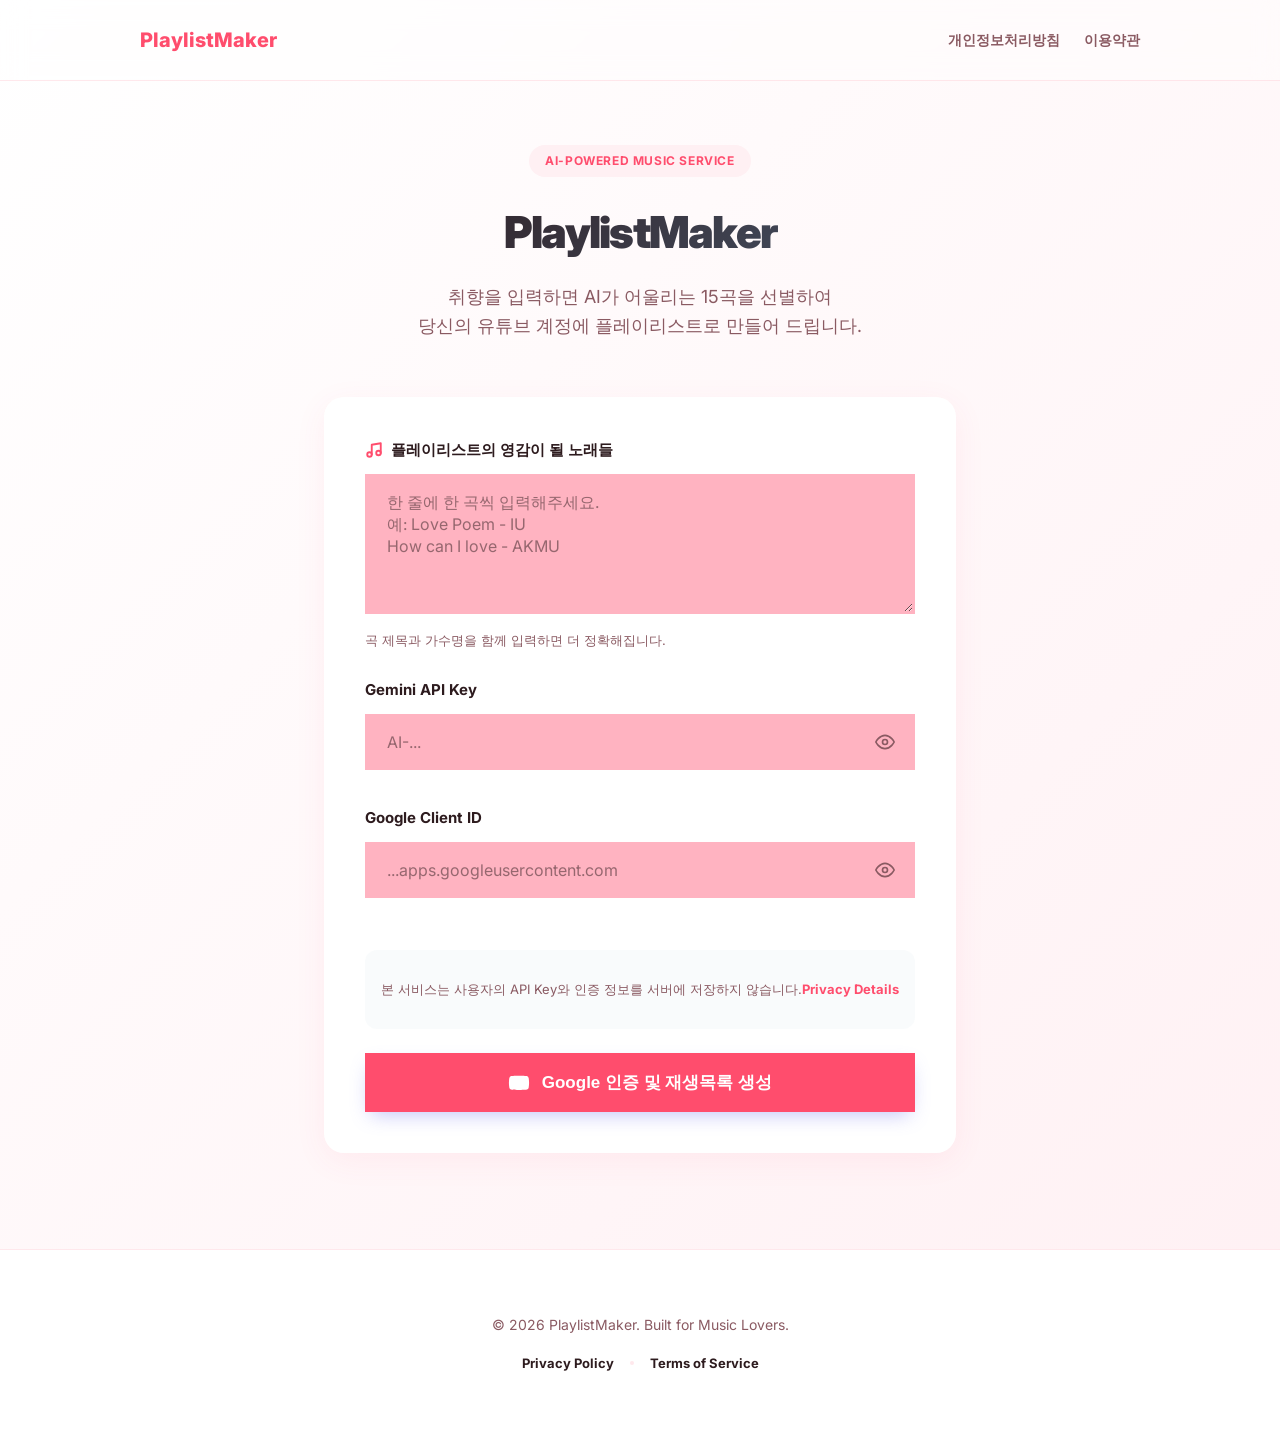
<file: index.html>
<!DOCTYPE html>
<html lang="ko">
<head>
    <meta charset="UTF-8">
    <meta name="viewport" content="width=device-width, initial-scale=1.0">
    <title>PlaylistMaker</title>
    <!-- Google Site Verification -->
    <meta name="google-site-verification" content="f03cb831e9e851aa" />
    <!-- Google Fonts -->
    <link href="https://fonts.googleapis.com/css2?family=Inter:wght@400;500;600;700;800&family=Pretendard:wght@400;500;600;700;800&display=swap" rel="stylesheet">
    <script src="https://accounts.google.com/gsi/client" async defer></script>
    <link rel="stylesheet" href="style.css">
</head>
<body>

<div class="page-wrapper">
    <nav class="top-nav">
        <div class="nav-content">
            <div class="logo">
                <span class="logo-text">PlaylistMaker</span>
            </div>
            <div class="nav-links">
                <a href="privacy.html" class="nav-link">개인정보처리방침</a>
                <a href="terms.html" class="nav-link">이용약관</a>
            </div>
        </div>
    </nav>

    <main class="container">
        <header class="main-header">
            <div class="badge">AI-Powered Music Service</div>
            <h1>PlaylistMaker</h1>
            <p>취향을 입력하면 AI가 어울리는 15곡을 선별하여<br>당신의 유튜브 계정에 플레이리스트로 만들어 드립니다.</p>
        </header>

        <section id="input-section" class="glass-card">
            <div class="form-group">
                <label for="song-input">
                    <svg class="label-icon" viewBox="0 0 24 24"><path d="M9 18V5l12-2v13"></path><circle cx="6" cy="18" r="3"></circle><circle cx="18" cy="16" r="3"></circle></svg>
                    플레이리스트의 영감이 될 노래들
                </label>
                <textarea id="song-input" placeholder="한 줄에 한 곡씩 입력해주세요.&#10;예: Love Poem - IU&#10;How can I love - AKMU"></textarea>
                <div class="hint">곡 제목과 가수명을 함께 입력하면 더 정확해집니다.</div>
            </div>

            <div class="vertical-form">
                <div class="form-group">
                    <label for="gemini-key">Gemini API Key</label>
                    <div class="input-wrapper">
                        <input type="password" id="gemini-key" placeholder="AI-...">
                        <button type="button" class="toggle-btn" onclick="toggleVisibility('gemini-key', this)">
                            <svg class="eye-icon" viewBox="0 0 24 24" fill="none" stroke="currentColor" stroke-width="2" stroke-linecap="round" stroke-linejoin="round"><path d="M1 12s4-8 11-8 11 8 11 8-4 8-11 8-11-8-11-8z"></path><circle cx="12" cy="12" r="3"></circle></svg>
                        </button>
                    </div>
                </div>

                <div class="form-group">
                    <label for="google-client-id">Google Client ID</label>
                    <div class="input-wrapper">
                        <input type="password" id="google-client-id" placeholder="...apps.googleusercontent.com">
                        <button type="button" class="toggle-btn" onclick="toggleVisibility('google-client-id', this)">
                            <svg class="eye-icon" viewBox="0 0 24 24" fill="none" stroke="currentColor" stroke-width="2" stroke-linecap="round" stroke-linejoin="round"><path d="M1 12s4-8 11-8 11 8 11 8-4 8-11 8-11-8-11-8z"></path><circle cx="12" cy="12" r="3"></circle></svg>
                        </button>
                    </div>
                </div>
            </div>
            
            <div class="auth-notice">
                <p>본 서비스는 사용자의 API Key와 인증 정보를 서버에 저장하지 않습니다.</p>
                <a href="privacy.html">Privacy Details</a>
            </div>

            <div id="error-msg" class="error-message"></div>

            <button id="generate-btn" class="primary-btn" onclick="initOAuthAndGenerate()">
                <svg class="icon-btn" viewBox="0 0 24 24"><path d="M22.54 6.42a2.78 2.78 0 0 0-1.94-2C18.88 4 12 4 12 4s-6.88 0-8.6.46a2.78 2.78 0 0 0-1.94 2A29 29 0 0 0 1 11.75a29 29 0 0 0 .46 5.33 2.78 2.78 0 0 0 1.94 2c1.72.46 8.6.46 8.6.46s6.88 0 8.6-.46a2.78 2.78 0 0 0 1.94-2 29 29 0 0 0 .46-5.33 29 29 0 0 0-.46-5.33z"></path><polygon points="9.75 15.02 15.5 11.75 9.75 8.48 9.75 15.02"></polygon></svg>
                Google 인증 및 재생목록 생성
            </button>
        </section>

        <!-- Loading UI -->
        <div id="loading-section" class="loading-container glass-card">
            <div class="loader">
                <div class="bar"></div>
                <div class="bar"></div>
                <div class="bar"></div>
            </div>
            <div id="loading-text" class="status-text">AI가 곡을 선별하고 있습니다...</div>
        </div>

        <!-- Result UI -->
        <div id="result-section" class="glass-card result-container">
            <h2 class="result-title">✨ AI 추천 플레이리스트</h2>
            
            <div class="playlist-wrapper">
                <div id="song-list-container">
                    <!-- Songs will be injected here -->
                </div>
            </div>

            <div class="youtube-status-box">
                <div class="status-icon">✅</div>
                <div class="status-info">
                    <p class="status-label">YouTube 재생목록 생성 완료</p>
                    <a id="youtube-url" class="youtube-link" href="#" target="_blank">재생목록 바로가기</a>
                </div>
            </div>

            <div class="action-row">
                <button onclick="copyPlaylist()" class="secondary-btn">
                    <svg class="icon-sm" viewBox="0 0 24 24"><rect x="9" y="9" width="13" height="13" rx="2" ry="2"></rect><path d="M5 15H4a2 2 0 0 1-2-2V4a2 2 0 0 1 2-2h9a2 2 0 0 1 2 2v1"></path></svg>
                    텍스트 복사
                </button>
                <button onclick="resetApp()" class="secondary-btn">
                    <svg class="icon-sm" viewBox="0 0 24 24"><path d="M3 12a9 9 0 1 0 9-9 9.75 9.75 0 0 0-6.74 2.74L3 8"></path><path d="M3 3v5h5"></path></svg>
                    다시 하기
                </button>
            </div>
            
            <button id="open-youtube-btn" class="primary-btn youtube-main-btn" onclick="openYoutube()">
                YouTube에서 즐기기
            </button>
        </div>
    </main>

    <footer class="app-footer">
        <div class="footer-content">
            <p>© 2026 PlaylistMaker. Built for Music Lovers.</p>
            <div class="footer-nav">
                <a href="privacy.html">Privacy Policy</a>
                <span class="dot"></span>
                <a href="terms.html">Terms of Service</a>
            </div>
        </div>
    </footer>
</div>

<script src="script.js"></script>
</body>
</html>
</file>
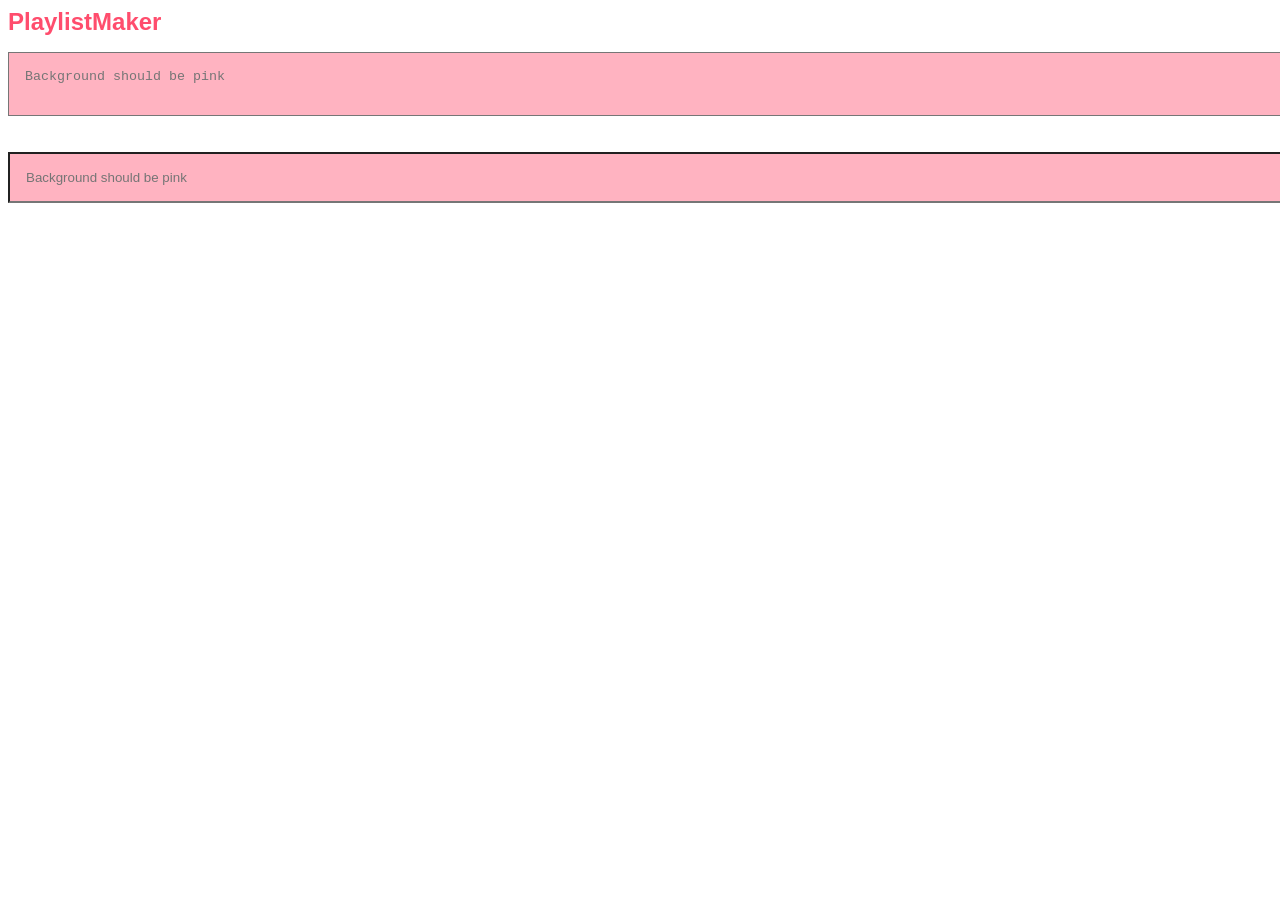
<file: index_v2.html>
<!DOCTYPE html>
<html lang="ko">
<head>
    <meta charset="UTF-8">
    <meta name="viewport" content="width=device-width, initial-scale=1.0">
    <title>PlaylistMaker V2</title>
    <link href="https://fonts.googleapis.com/css2?family=Inter:wght@400;500;600;700;800&family=Pretendard:wght@400;500;600;700;800&display=swap" rel="stylesheet">
    <link rel="stylesheet" href="style_v2.css">
</head>
<body>
    <nav class="top-nav">
        <div class="logo">
            <span class="logo-text">PlaylistMaker</span>
        </div>
    </nav>
    <main class="container">
        <section class="glass-card">
            <textarea placeholder="Background should be pink"></textarea>
            <input type="text" placeholder="Background should be pink">
        </section>
    </main>
</body>
</html>
</file>
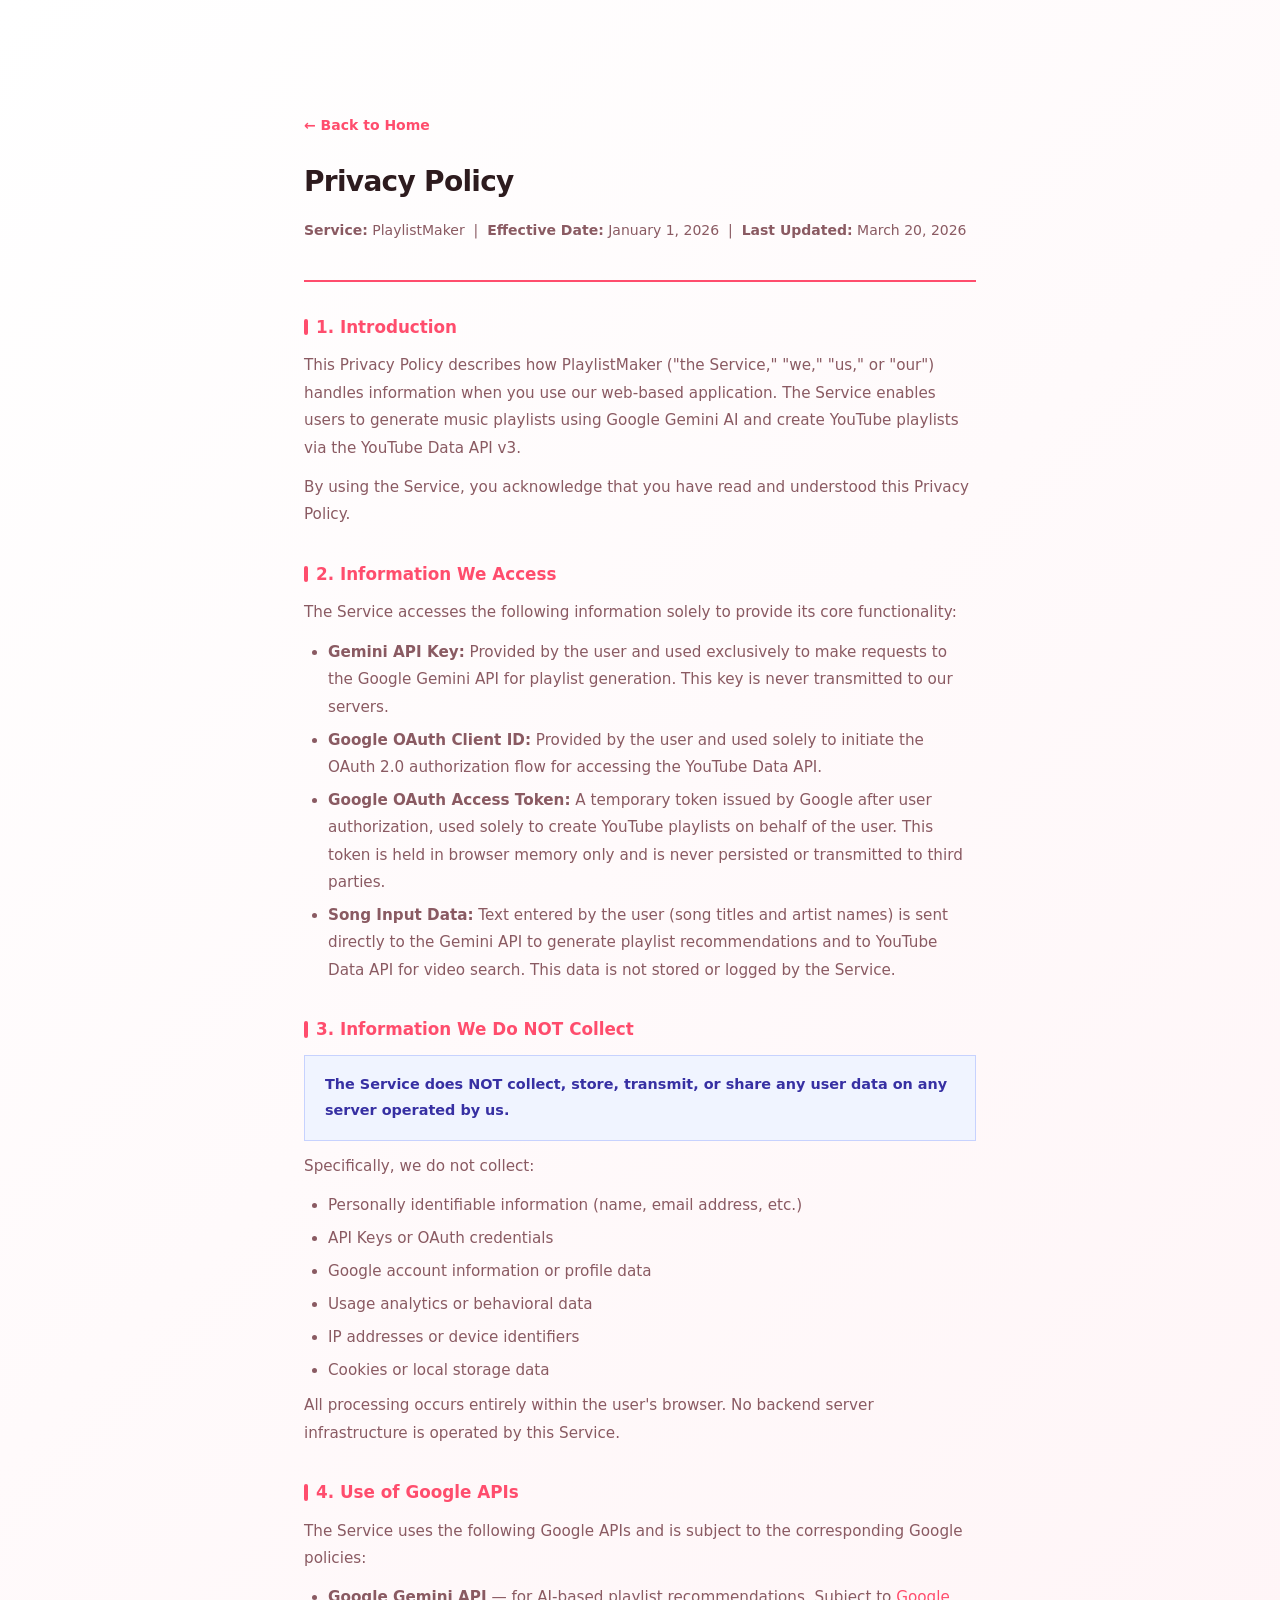
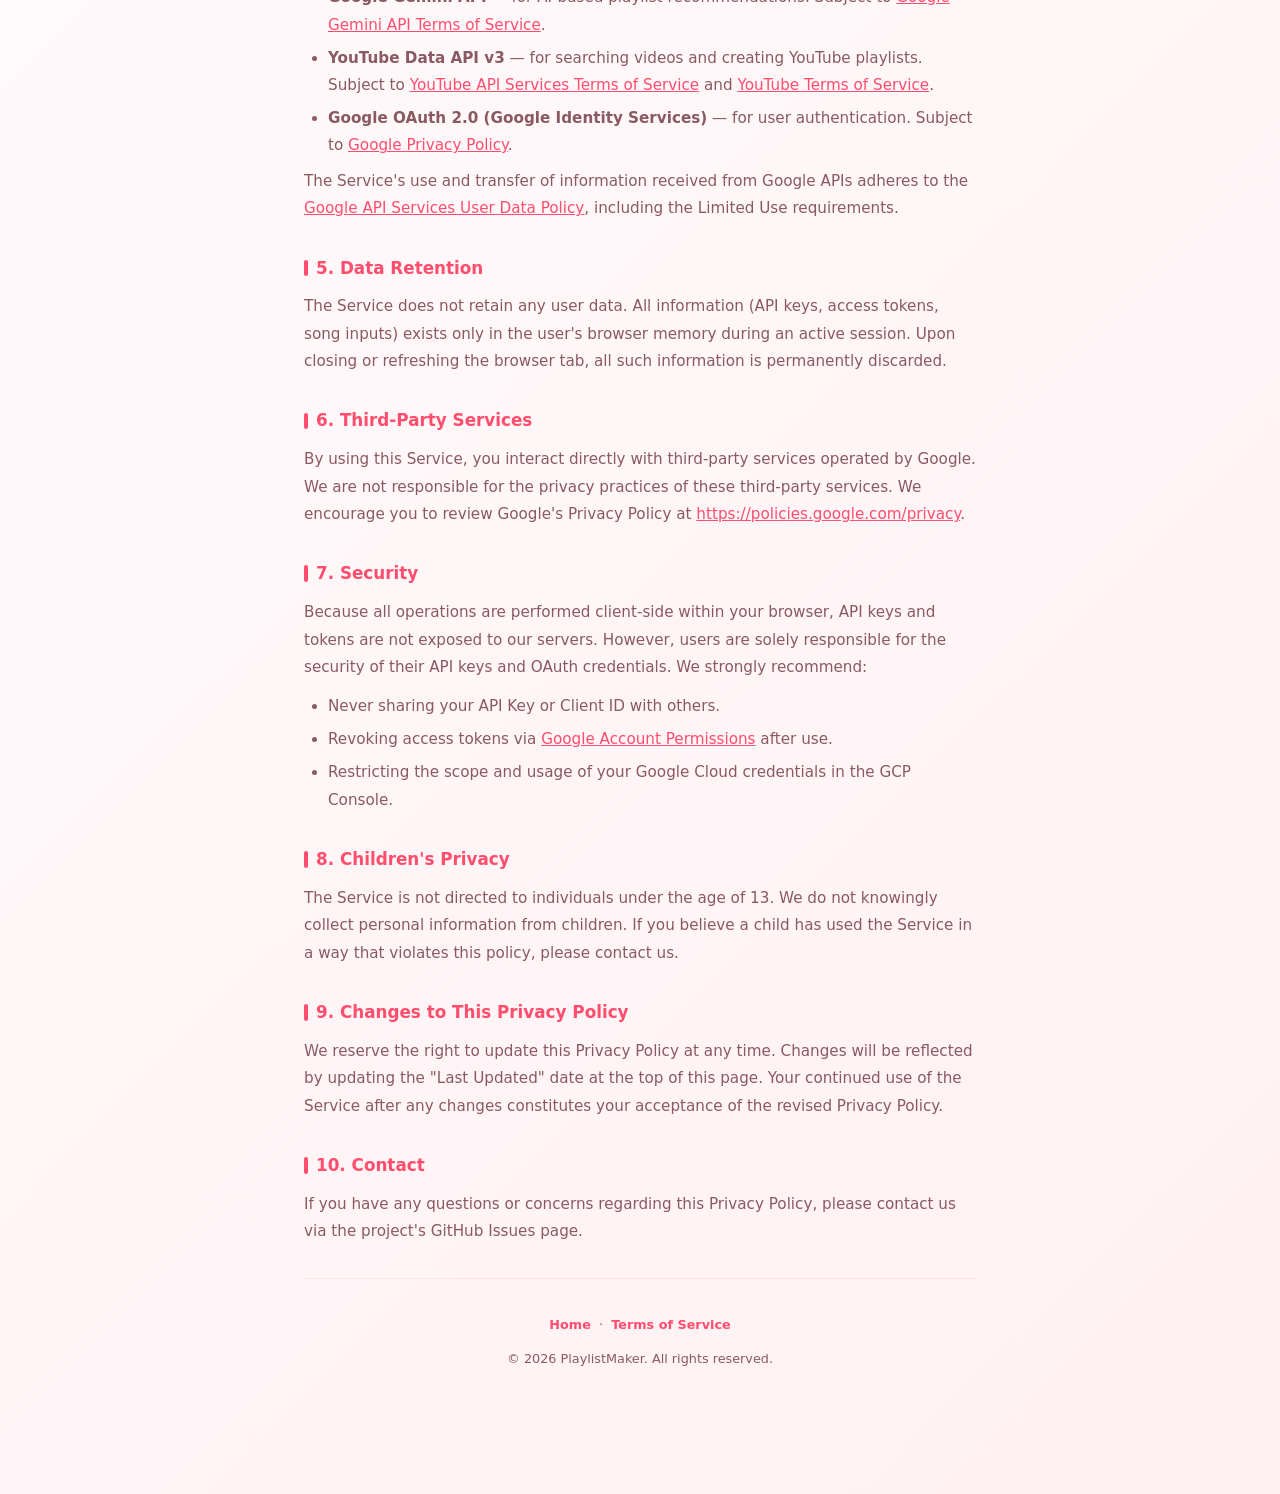
<file: privacy.html>
<!DOCTYPE html>
<html lang="en">
<head>
    <meta charset="UTF-8">
    <meta name="viewport" content="width=device-width, initial-scale=1.0">
    <title>Privacy Policy - PlaylistMaker</title>
    <link rel="stylesheet" href="style.css">
    <style>
        body {
            align-items: flex-start;
            padding: 3rem 1rem;
        }
        .container {
            max-width: 720px;
        }
        .back-link {
            display: inline-flex;
            align-items: center;
            gap: 0.4rem;
            font-size: 0.875rem;
            font-weight: 600;
            color: var(--primary);
            text-decoration: none;
            margin-bottom: 1.5rem;
            transition: var(--transition);
        }
        .back-link:hover {
            color: var(--primary-hover);
        }
        .doc-header {
            border-bottom: 2px solid var(--primary);
            padding-bottom: 1.5rem;
            margin-bottom: 2rem;
        }
        .doc-header h1 {
            font-size: 1.75rem;
            font-weight: 800;
            margin: 0 0 0.5rem 0;
            color: var(--text-main);
            letter-spacing: -0.025em;
        }
        .doc-header .meta {
            font-size: 0.875rem;
            color: var(--text-sub);
        }
        .section {
            margin-bottom: 2rem;
        }
        .section h2 {
            font-size: 1.05rem;
            font-weight: 700;
            color: var(--primary);
            margin: 0 0 0.75rem 0;
            display: flex;
            align-items: center;
            gap: 0.5rem;
        }
        .section h2::before {
            content: '';
            display: inline-block;
            width: 4px;
            height: 1.05rem;
            background-color: var(--primary);
            border-radius: 2px;
            flex-shrink: 0;
        }
        .section p {
            font-size: 0.95rem;
            color: var(--text-sub);
            line-height: 1.8;
            margin: 0 0 0.75rem 0;
        }
        .section ul {
            padding-left: 1.5rem;
            margin: 0.5rem 0;
        }
        .section li {
            font-size: 0.95rem;
            color: var(--text-sub);
            line-height: 1.8;
            margin-bottom: 0.35rem;
        }
        .notice-box {
            background: #f0f4ff;
            border: 1px solid #c7d2fe;
            border-radius: var(--radius-md);
            padding: 1rem 1.25rem;
            margin: 0.75rem 0;
        }
        .notice-box p {
            margin: 0;
            color: #3730a3;
            font-weight: 600;
            font-size: 0.9rem;
        }
        .footer-note {
            border-top: 1px solid var(--border-color);
            padding-top: 1.5rem;
            margin-top: 2rem;
            text-align: center;
            font-size: 0.8rem;
            color: var(--text-sub);
        }
        .footer-note a {
            color: var(--primary);
            text-decoration: none;
            font-weight: 600;
        }
        .footer-note a:hover { text-decoration: underline; }
        a { color: var(--primary); }
    </style>
</head>
<body>
<div class="container">
    <a href="index.html" class="back-link">← Back to Home</a>

    <div class="doc-header">
        <h1>Privacy Policy</h1>
        <p class="meta">
            <strong>Service:</strong> PlaylistMaker &nbsp;|&nbsp;
            <strong>Effective Date:</strong> January 1, 2026 &nbsp;|&nbsp;
            <strong>Last Updated:</strong> March 20, 2026
        </p>
    </div>

    <div class="section">
        <h2>1. Introduction</h2>
        <p>
            This Privacy Policy describes how PlaylistMaker ("the Service," "we," "us," or "our") handles information when you use our web-based application. The Service enables users to generate music playlists using Google Gemini AI and create YouTube playlists via the YouTube Data API v3.
        </p>
        <p>
            By using the Service, you acknowledge that you have read and understood this Privacy Policy.
        </p>
    </div>

    <div class="section">
        <h2>2. Information We Access</h2>
        <p>
            The Service accesses the following information solely to provide its core functionality:
        </p>
        <ul>
            <li><strong>Gemini API Key:</strong> Provided by the user and used exclusively to make requests to the Google Gemini API for playlist generation. This key is never transmitted to our servers.</li>
            <li><strong>Google OAuth Client ID:</strong> Provided by the user and used solely to initiate the OAuth 2.0 authorization flow for accessing the YouTube Data API.</li>
            <li><strong>Google OAuth Access Token:</strong> A temporary token issued by Google after user authorization, used solely to create YouTube playlists on behalf of the user. This token is held in browser memory only and is never persisted or transmitted to third parties.</li>
            <li><strong>Song Input Data:</strong> Text entered by the user (song titles and artist names) is sent directly to the Gemini API to generate playlist recommendations and to YouTube Data API for video search. This data is not stored or logged by the Service.</li>
        </ul>
    </div>

    <div class="section">
        <h2>3. Information We Do NOT Collect</h2>
        <div class="notice-box">
            <p>The Service does NOT collect, store, transmit, or share any user data on any server operated by us.</p>
        </div>
        <p>Specifically, we do not collect:</p>
        <ul>
            <li>Personally identifiable information (name, email address, etc.)</li>
            <li>API Keys or OAuth credentials</li>
            <li>Google account information or profile data</li>
            <li>Usage analytics or behavioral data</li>
            <li>IP addresses or device identifiers</li>
            <li>Cookies or local storage data</li>
        </ul>
        <p>
            All processing occurs entirely within the user's browser. No backend server infrastructure is operated by this Service.
        </p>
    </div>

    <div class="section">
        <h2>4. Use of Google APIs</h2>
        <p>
            The Service uses the following Google APIs and is subject to the corresponding Google policies:
        </p>
        <ul>
            <li><strong>Google Gemini API</strong> — for AI-based playlist recommendations. Subject to <a href="https://ai.google.dev/terms" target="_blank">Google Gemini API Terms of Service</a>.</li>
            <li><strong>YouTube Data API v3</strong> — for searching videos and creating YouTube playlists. Subject to <a href="https://developers.google.com/youtube/terms/api-services-terms-of-service" target="_blank">YouTube API Services Terms of Service</a> and <a href="https://www.youtube.com/t/terms" target="_blank">YouTube Terms of Service</a>.</li>
            <li><strong>Google OAuth 2.0 (Google Identity Services)</strong> — for user authentication. Subject to <a href="https://policies.google.com/privacy" target="_blank">Google Privacy Policy</a>.</li>
        </ul>
        <p>
            The Service's use and transfer of information received from Google APIs adheres to the <a href="https://developers.google.com/terms/api-services-user-data-policy" target="_blank">Google API Services User Data Policy</a>, including the Limited Use requirements.
        </p>
    </div>

    <div class="section">
        <h2>5. Data Retention</h2>
        <p>
            The Service does not retain any user data. All information (API keys, access tokens, song inputs) exists only in the user's browser memory during an active session. Upon closing or refreshing the browser tab, all such information is permanently discarded.
        </p>
    </div>

    <div class="section">
        <h2>6. Third-Party Services</h2>
        <p>
            By using this Service, you interact directly with third-party services operated by Google. We are not responsible for the privacy practices of these third-party services. We encourage you to review Google's Privacy Policy at <a href="https://policies.google.com/privacy" target="_blank">https://policies.google.com/privacy</a>.
        </p>
    </div>

    <div class="section">
        <h2>7. Security</h2>
        <p>
            Because all operations are performed client-side within your browser, API keys and tokens are not exposed to our servers. However, users are solely responsible for the security of their API keys and OAuth credentials. We strongly recommend:
        </p>
        <ul>
            <li>Never sharing your API Key or Client ID with others.</li>
            <li>Revoking access tokens via <a href="https://myaccount.google.com/permissions" target="_blank">Google Account Permissions</a> after use.</li>
            <li>Restricting the scope and usage of your Google Cloud credentials in the GCP Console.</li>
        </ul>
    </div>

    <div class="section">
        <h2>8. Children's Privacy</h2>
        <p>
            The Service is not directed to individuals under the age of 13. We do not knowingly collect personal information from children. If you believe a child has used the Service in a way that violates this policy, please contact us.
        </p>
    </div>

    <div class="section">
        <h2>9. Changes to This Privacy Policy</h2>
        <p>
            We reserve the right to update this Privacy Policy at any time. Changes will be reflected by updating the "Last Updated" date at the top of this page. Your continued use of the Service after any changes constitutes your acceptance of the revised Privacy Policy.
        </p>
    </div>

    <div class="section">
        <h2>10. Contact</h2>
        <p>
            If you have any questions or concerns regarding this Privacy Policy, please contact us via the project's GitHub Issues page.
        </p>
    </div>

    <div class="footer-note">
        <p>
            <a href="index.html">Home</a> &nbsp;·&nbsp;
            <a href="terms.html">Terms of Service</a>
        </p>
        <p style="margin-top: 0.5rem;">© 2026 PlaylistMaker. All rights reserved.</p>
    </div>
</div>
</body>
</html>
</file>
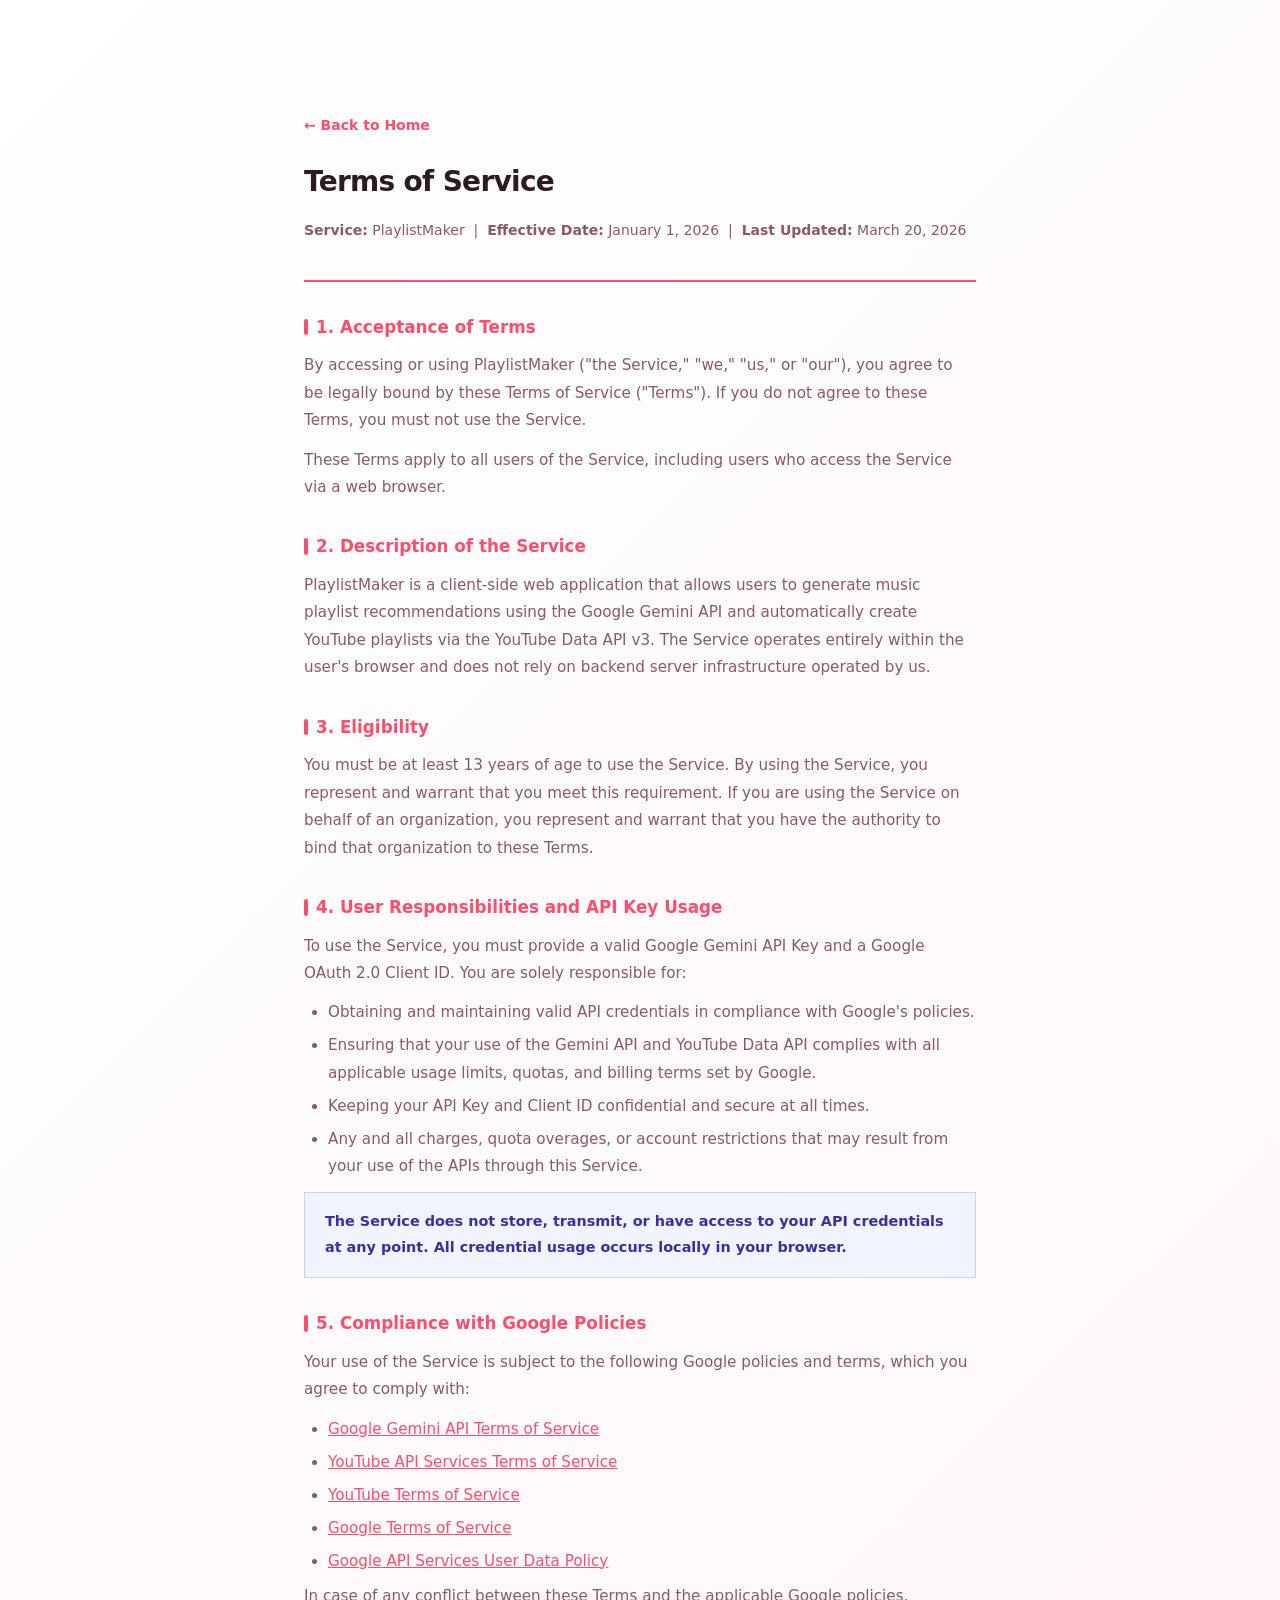
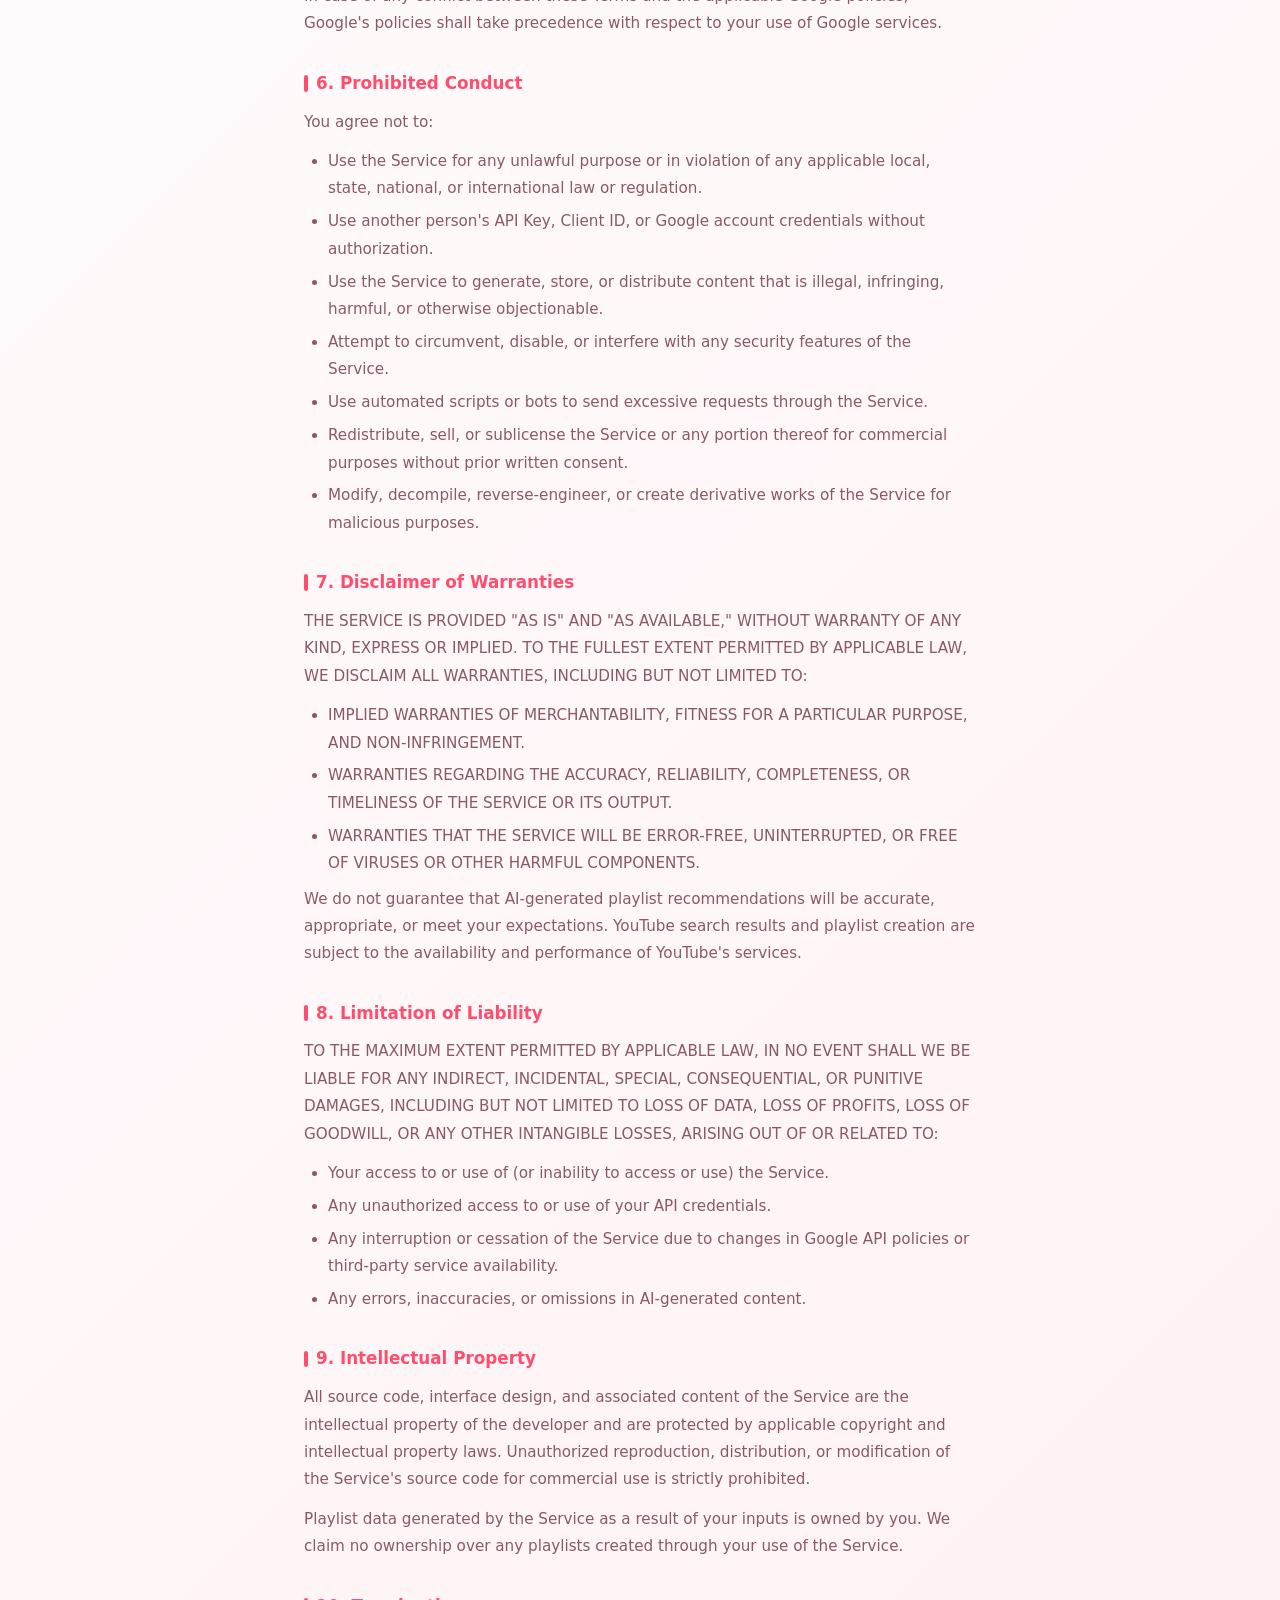
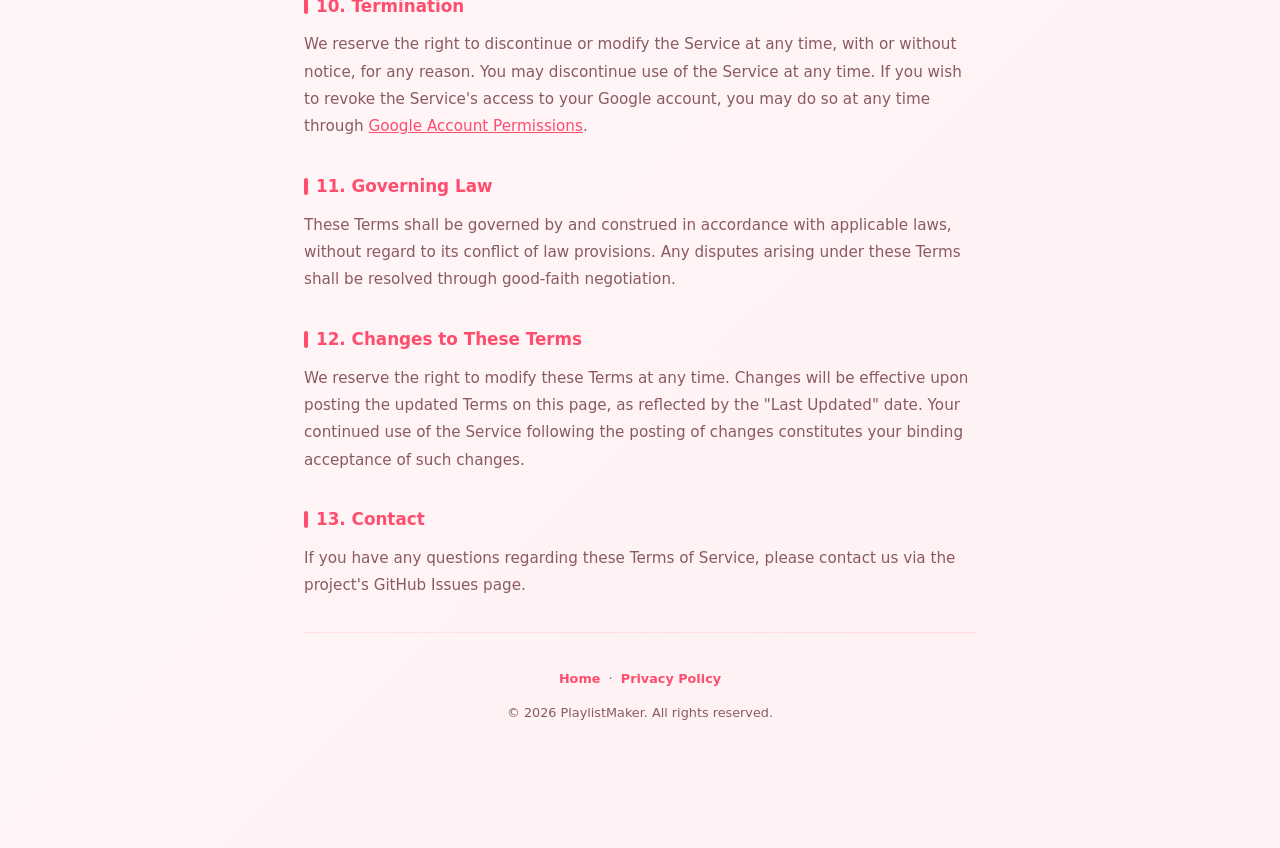
<file: terms.html>
<!DOCTYPE html>
<html lang="en">
<head>
    <meta charset="UTF-8">
    <meta name="viewport" content="width=device-width, initial-scale=1.0">
    <title>Terms of Service - PlaylistMaker</title>
    <link rel="stylesheet" href="style.css">
    <style>
        body {
            align-items: flex-start;
            padding: 3rem 1rem;
        }
        .container {
            max-width: 720px;
        }
        .back-link {
            display: inline-flex;
            align-items: center;
            gap: 0.4rem;
            font-size: 0.875rem;
            font-weight: 600;
            color: var(--primary);
            text-decoration: none;
            margin-bottom: 1.5rem;
            transition: var(--transition);
        }
        .back-link:hover {
            color: var(--primary-hover);
        }
        .doc-header {
            border-bottom: 2px solid var(--primary);
            padding-bottom: 1.5rem;
            margin-bottom: 2rem;
        }
        .doc-header h1 {
            font-size: 1.75rem;
            font-weight: 800;
            margin: 0 0 0.5rem 0;
            color: var(--text-main);
            letter-spacing: -0.025em;
        }
        .doc-header .meta {
            font-size: 0.875rem;
            color: var(--text-sub);
        }
        .section {
            margin-bottom: 2rem;
        }
        .section h2 {
            font-size: 1.05rem;
            font-weight: 700;
            color: var(--primary);
            margin: 0 0 0.75rem 0;
            display: flex;
            align-items: center;
            gap: 0.5rem;
        }
        .section h2::before {
            content: '';
            display: inline-block;
            width: 4px;
            height: 1.05rem;
            background-color: var(--primary);
            border-radius: 2px;
            flex-shrink: 0;
        }
        .section p {
            font-size: 0.95rem;
            color: var(--text-sub);
            line-height: 1.8;
            margin: 0 0 0.75rem 0;
        }
        .section ul, .section ol {
            padding-left: 1.5rem;
            margin: 0.5rem 0;
        }
        .section li {
            font-size: 0.95rem;
            color: var(--text-sub);
            line-height: 1.8;
            margin-bottom: 0.35rem;
        }
        .notice-box {
            background: #f0f4ff;
            border: 1px solid #c7d2fe;
            border-radius: var(--radius-md);
            padding: 1rem 1.25rem;
            margin: 0.75rem 0;
        }
        .notice-box p {
            margin: 0;
            color: #3730a3;
            font-weight: 600;
            font-size: 0.9rem;
        }
        .footer-note {
            border-top: 1px solid var(--border-color);
            padding-top: 1.5rem;
            margin-top: 2rem;
            text-align: center;
            font-size: 0.8rem;
            color: var(--text-sub);
        }
        .footer-note a {
            color: var(--primary);
            text-decoration: none;
            font-weight: 600;
        }
        .footer-note a:hover { text-decoration: underline; }
        a { color: var(--primary); }
    </style>
</head>
<body>
<div class="container">
    <a href="index.html" class="back-link">← Back to Home</a>

    <div class="doc-header">
        <h1>Terms of Service</h1>
        <p class="meta">
            <strong>Service:</strong> PlaylistMaker &nbsp;|&nbsp;
            <strong>Effective Date:</strong> January 1, 2026 &nbsp;|&nbsp;
            <strong>Last Updated:</strong> March 20, 2026
        </p>
    </div>

    <div class="section">
        <h2>1. Acceptance of Terms</h2>
        <p>
            By accessing or using PlaylistMaker ("the Service," "we," "us," or "our"), you agree to be legally bound by these Terms of Service ("Terms"). If you do not agree to these Terms, you must not use the Service.
        </p>
        <p>
            These Terms apply to all users of the Service, including users who access the Service via a web browser.
        </p>
    </div>

    <div class="section">
        <h2>2. Description of the Service</h2>
        <p>
            PlaylistMaker is a client-side web application that allows users to generate music playlist recommendations using the Google Gemini API and automatically create YouTube playlists via the YouTube Data API v3. The Service operates entirely within the user's browser and does not rely on backend server infrastructure operated by us.
        </p>
    </div>

    <div class="section">
        <h2>3. Eligibility</h2>
        <p>
            You must be at least 13 years of age to use the Service. By using the Service, you represent and warrant that you meet this requirement. If you are using the Service on behalf of an organization, you represent and warrant that you have the authority to bind that organization to these Terms.
        </p>
    </div>

    <div class="section">
        <h2>4. User Responsibilities and API Key Usage</h2>
        <p>
            To use the Service, you must provide a valid Google Gemini API Key and a Google OAuth 2.0 Client ID. You are solely responsible for:
        </p>
        <ul>
            <li>Obtaining and maintaining valid API credentials in compliance with Google's policies.</li>
            <li>Ensuring that your use of the Gemini API and YouTube Data API complies with all applicable usage limits, quotas, and billing terms set by Google.</li>
            <li>Keeping your API Key and Client ID confidential and secure at all times.</li>
            <li>Any and all charges, quota overages, or account restrictions that may result from your use of the APIs through this Service.</li>
        </ul>
        <div class="notice-box">
            <p>The Service does not store, transmit, or have access to your API credentials at any point. All credential usage occurs locally in your browser.</p>
        </div>
    </div>

    <div class="section">
        <h2>5. Compliance with Google Policies</h2>
        <p>
            Your use of the Service is subject to the following Google policies and terms, which you agree to comply with:
        </p>
        <ul>
            <li><a href="https://ai.google.dev/terms" target="_blank">Google Gemini API Terms of Service</a></li>
            <li><a href="https://developers.google.com/youtube/terms/api-services-terms-of-service" target="_blank">YouTube API Services Terms of Service</a></li>
            <li><a href="https://www.youtube.com/t/terms" target="_blank">YouTube Terms of Service</a></li>
            <li><a href="https://policies.google.com/terms" target="_blank">Google Terms of Service</a></li>
            <li><a href="https://developers.google.com/terms/api-services-user-data-policy" target="_blank">Google API Services User Data Policy</a></li>
        </ul>
        <p>
            In case of any conflict between these Terms and the applicable Google policies, Google's policies shall take precedence with respect to your use of Google services.
        </p>
    </div>

    <div class="section">
        <h2>6. Prohibited Conduct</h2>
        <p>You agree not to:</p>
        <ul>
            <li>Use the Service for any unlawful purpose or in violation of any applicable local, state, national, or international law or regulation.</li>
            <li>Use another person's API Key, Client ID, or Google account credentials without authorization.</li>
            <li>Use the Service to generate, store, or distribute content that is illegal, infringing, harmful, or otherwise objectionable.</li>
            <li>Attempt to circumvent, disable, or interfere with any security features of the Service.</li>
            <li>Use automated scripts or bots to send excessive requests through the Service.</li>
            <li>Redistribute, sell, or sublicense the Service or any portion thereof for commercial purposes without prior written consent.</li>
            <li>Modify, decompile, reverse-engineer, or create derivative works of the Service for malicious purposes.</li>
        </ul>
    </div>

    <div class="section">
        <h2>7. Disclaimer of Warranties</h2>
        <p>
            THE SERVICE IS PROVIDED "AS IS" AND "AS AVAILABLE," WITHOUT WARRANTY OF ANY KIND, EXPRESS OR IMPLIED. TO THE FULLEST EXTENT PERMITTED BY APPLICABLE LAW, WE DISCLAIM ALL WARRANTIES, INCLUDING BUT NOT LIMITED TO:
        </p>
        <ul>
            <li>IMPLIED WARRANTIES OF MERCHANTABILITY, FITNESS FOR A PARTICULAR PURPOSE, AND NON-INFRINGEMENT.</li>
            <li>WARRANTIES REGARDING THE ACCURACY, RELIABILITY, COMPLETENESS, OR TIMELINESS OF THE SERVICE OR ITS OUTPUT.</li>
            <li>WARRANTIES THAT THE SERVICE WILL BE ERROR-FREE, UNINTERRUPTED, OR FREE OF VIRUSES OR OTHER HARMFUL COMPONENTS.</li>
        </ul>
        <p>
            We do not guarantee that AI-generated playlist recommendations will be accurate, appropriate, or meet your expectations. YouTube search results and playlist creation are subject to the availability and performance of YouTube's services.
        </p>
    </div>

    <div class="section">
        <h2>8. Limitation of Liability</h2>
        <p>
            TO THE MAXIMUM EXTENT PERMITTED BY APPLICABLE LAW, IN NO EVENT SHALL WE BE LIABLE FOR ANY INDIRECT, INCIDENTAL, SPECIAL, CONSEQUENTIAL, OR PUNITIVE DAMAGES, INCLUDING BUT NOT LIMITED TO LOSS OF DATA, LOSS OF PROFITS, LOSS OF GOODWILL, OR ANY OTHER INTANGIBLE LOSSES, ARISING OUT OF OR RELATED TO:
        </p>
        <ul>
            <li>Your access to or use of (or inability to access or use) the Service.</li>
            <li>Any unauthorized access to or use of your API credentials.</li>
            <li>Any interruption or cessation of the Service due to changes in Google API policies or third-party service availability.</li>
            <li>Any errors, inaccuracies, or omissions in AI-generated content.</li>
        </ul>
    </div>

    <div class="section">
        <h2>9. Intellectual Property</h2>
        <p>
            All source code, interface design, and associated content of the Service are the intellectual property of the developer and are protected by applicable copyright and intellectual property laws. Unauthorized reproduction, distribution, or modification of the Service's source code for commercial use is strictly prohibited.
        </p>
        <p>
            Playlist data generated by the Service as a result of your inputs is owned by you. We claim no ownership over any playlists created through your use of the Service.
        </p>
    </div>

    <div class="section">
        <h2>10. Termination</h2>
        <p>
            We reserve the right to discontinue or modify the Service at any time, with or without notice, for any reason. You may discontinue use of the Service at any time. If you wish to revoke the Service's access to your Google account, you may do so at any time through <a href="https://myaccount.google.com/permissions" target="_blank">Google Account Permissions</a>.
        </p>
    </div>

    <div class="section">
        <h2>11. Governing Law</h2>
        <p>
            These Terms shall be governed by and construed in accordance with applicable laws, without regard to its conflict of law provisions. Any disputes arising under these Terms shall be resolved through good-faith negotiation.
        </p>
    </div>

    <div class="section">
        <h2>12. Changes to These Terms</h2>
        <p>
            We reserve the right to modify these Terms at any time. Changes will be effective upon posting the updated Terms on this page, as reflected by the "Last Updated" date. Your continued use of the Service following the posting of changes constitutes your binding acceptance of such changes.
        </p>
    </div>

    <div class="section">
        <h2>13. Contact</h2>
        <p>
            If you have any questions regarding these Terms of Service, please contact us via the project's GitHub Issues page.
        </p>
    </div>

    <div class="footer-note">
        <p>
            <a href="index.html">Home</a> &nbsp;·&nbsp;
            <a href="privacy.html">Privacy Policy</a>
        </p>
        <p style="margin-top: 0.5rem;">© 2026 PlaylistMaker. All rights reserved.</p>
    </div>
</div>
</body>
</html>
</file>
<file: style.css>
:root {
    /* Premium Color Palette - Updated to Pink/White */
    --primary: #ff4d6d;
    --primary-hover: #ff1a43;
    --secondary: #ffb3c1;
    --bg-gradient: linear-gradient(135deg, #ffffff 0%, #fff0f3 100%);
    --card-bg: rgba(255, 255, 255, 0.95);
    --text-main: #2d1b1e;
    --text-sub: #8a5a62;
    --border-color: rgba(255, 179, 193, 0.3);
    --error-color: #ff4d6d;
    --success-color: #ff4d6d; /* Maintaining pink theme */
    
    /* Effects */
    --shadow-premium: 0 10px 25px -5px rgba(255, 77, 109, 0.05), 0 8px 10px -6px rgba(255, 77, 109, 0.05);
    --glass-shadow: 0 8px 32px 0 rgba(255, 77, 109, 0.07);
    --radius-lg: 1.25rem;
    --radius-xl: 2rem;
    --transition: cubic-bezier(0.4, 0, 0.2, 1) 0.4s;
}

* {
    box-sizing: border-box;
    -webkit-font-smoothing: antialiased;
}

body {
    font-family: 'Pretendard', 'Inter', system-ui, -apple-system, sans-serif;
    background: var(--bg-gradient);
    color: var(--text-main);
    margin: 0;
    min-height: 100vh;
    line-height: 1.6;
}

.page-wrapper {
    display: flex;
    flex-direction: column;
    min-height: 100vh;
}

/* Navigation */
.top-nav {
    padding: 1.5rem 2rem;
    position: sticky;
    top: 0;
    z-index: 100;
    background: rgba(255, 255, 255, 0.4);
    backdrop-filter: blur(12px);
    border-bottom: 1px solid var(--border-color);
}

.nav-content {
    max-width: 1000px;
    margin: 0 auto;
    display: flex;
    justify-content: space-between;
    align-items: center;
}

.logo {
    display: flex;
    align-items: center;
    gap: 0.5rem;
    font-weight: 800;
    font-size: 1.25rem;
    color: var(--primary);
}

.nav-links {
    display: flex;
    gap: 1.5rem;
}

.nav-link {
    text-decoration: none;
    color: var(--text-sub);
    font-size: 0.875rem;
    font-weight: 600;
    transition: var(--transition);
}

.nav-link:hover {
    color: var(--primary);
}

/* Container */
.container {
    flex: 1;
    width: 100%;
    max-width: 680px;
    margin: 0 auto;
    padding: 4rem 1.5rem;
}

/* Header */
.main-header {
    text-align: center;
    margin-bottom: 3.5rem;
}

.badge {
    display: inline-block;
    padding: 0.4rem 1rem;
    background: #fff0f3;
    color: var(--primary);
    border-radius: 2rem;
    font-size: 0.75rem;
    font-weight: 700;
    letter-spacing: 0.05em;
    text-transform: uppercase;
    margin-bottom: 1.25rem;
}

.main-header h1 {
    font-size: 2.75rem;
    font-weight: 900;
    margin: 0 0 1rem 0;
    letter-spacing: -0.04em;
    background: linear-gradient(135deg, var(--text-main) 0%, #475569 100%);
    -webkit-background-clip: text;
    background-clip: text;
    -webkit-text-fill-color: transparent;
}

.main-header p {
    font-size: 1.125rem;
    color: var(--text-sub);
    max-width: 480px;
    margin: 0 auto;
}

/* Glass Card */
.glass-card {
    background: var(--card-bg);
    backdrop-filter: blur(16px);
    border: 1px solid rgba(255, 255, 255, 0.5);
    border-radius: var(--radius-lg);
    box-shadow: var(--glass-shadow);
    padding: 2.5rem;
    margin-bottom: 2rem;
    transition: var(--transition);
}

.glass-card:hover {
    transform: translateY(-4px);
    box-shadow: 0 20px 40px -10px rgba(0, 0, 0, 0.08);
}

/* Forms */
.form-group {
    margin-bottom: 1.75rem;
}

label {
    display: flex;
    align-items: center;
    gap: 0.5rem;
    font-size: 0.9375rem;
    font-weight: 700;
    margin-bottom: 0.75rem;
    color: var(--text-main);
}

.label-icon {
    width: 18px;
    height: 18px;
    fill: none;
    stroke: var(--primary);
    stroke-width: 2.5;
    stroke-linecap: round;
    stroke-linejoin: round;
}

textarea, input {
    width: 100%;
    padding: 1rem 1.25rem;
    border: 2px solid transparent;
    background: var(--secondary);
    border-radius: var(--radius-md);
    font-size: 1rem;
    font-family: inherit;
    transition: var(--transition);
    color: var(--text-main);
}

textarea::placeholder, input::placeholder {
    color: rgba(45, 27, 30, 0.5); /* 어두운 배경에 맞는 플레이스홀더 색상 */
}

textarea:focus, input:focus {
    outline: none;
    background: #fff;
    border-color: var(--primary);
    box-shadow: 0 0 0 6px rgba(99, 102, 241, 0.1);
}

textarea {
    min-height: 140px;
    resize: vertical;
}

.hint {
    font-size: 0.8125rem;
    color: var(--text-sub);
    margin-top: 0.5rem;
}

.vertical-form {
    display: flex;
    flex-direction: column;
    gap: 0.5rem;
}

.input-wrapper {
    position: relative;
    display: flex;
    align-items: center;
}

.input-wrapper input {
    padding-right: 3.5rem;
}

.toggle-btn {
    position: absolute;
    right: 0.75rem;
    background: none;
    border: none;
    cursor: pointer;
    color: var(--text-sub);
    padding: 0.5rem;
    display: flex;
    align-items: center;
    justify-content: center;
    transition: var(--transition);
    border-radius: 0.5rem;
}

.toggle-btn:hover {
    color: var(--primary);
    background: rgba(99, 102, 241, 0.1);
}

.eye-icon {
    width: 20px;
    height: 20px;
}

@media (max-width: 500px) {
    .vertical-form { gap: 0.25rem; }
}

.auth-notice {
    margin: 1.5rem 0;
    padding: 1rem;
    background: rgba(248, 250, 252, 0.8);
    border-radius: 0.75rem;
    display: flex;
    justify-content: space-between;
    align-items: center;
    font-size: 0.8125rem;
    color: var(--text-sub);
}

.auth-notice a {
    color: var(--primary);
    text-decoration: none;
    font-weight: 700;
}

/* Buttons */
.primary-btn {
    width: 100%;
    padding: 1.125rem;
    background: var(--primary);
    color: white;
    border: none;
    border-radius: var(--radius-md);
    font-size: 1.0625rem;
    font-weight: 700;
    cursor: pointer;
    display: flex;
    align-items: center;
    justify-content: center;
    gap: 0.75rem;
    transition: var(--transition);
    box-shadow: 0 8px 20px -6px rgba(99, 102, 241, 0.4);
}

.primary-btn:hover {
    background: var(--primary-hover);
    transform: scale(1.02);
    box-shadow: 0 12px 28px -6px rgba(99, 102, 241, 0.5);
}

.icon-btn {
    width: 22px;
    height: 22px;
    fill: currentColor;
}

.secondary-btn {
    flex: 1;
    padding: 0.875rem;
    background: white;
    color: var(--text-main);
    border: 1px solid var(--border-color);
    border-radius: var(--radius-md);
    font-weight: 600;
    font-size: 0.9375rem;
    cursor: pointer;
    display: flex;
    align-items: center;
    justify-content: center;
    gap: 0.5rem;
    transition: var(--transition);
}

.secondary-btn:hover {
    background: #f8fafc;
    border-color: var(--primary);
    color: var(--primary);
}

/* Loading */
.loading-container {
    display: none;
    flex-direction: column;
    align-items: center;
    text-align: center;
    animation: fadeIn 0.5s ease;
}

.loader {
    display: flex;
    gap: 6px;
    margin-bottom: 1.5rem;
}

.bar {
    width: 8px;
    height: 24px;
    background: var(--primary);
    border-radius: 4px;
    animation: loading-bar 1s ease-in-out infinite;
}

.bar:nth-child(2) { animation-delay: 0.1s; }
.bar:nth-child(3) { animation-delay: 0.2s; }

@keyframes loading-bar {
    0%, 100% { height: 24px; opacity: 1; }
    50% { height: 48px; opacity: 0.5; margin-top: -12px; }
}

/* Results */
.result-container {
    display: none;
    animation: slideUp 0.6s cubic-bezier(0.2, 0.8, 0.2, 1);
}

.playlist-wrapper {
    background: rgba(241, 245, 249, 0.5);
    border-radius: 1rem;
    margin-bottom: 2rem;
    max-height: 350px;
    overflow-y: auto;
    border: 1px solid var(--border-color);
}

.song-item {
    padding: 1rem 1.5rem;
    display: flex;
    align-items: center;
    gap: 1rem;
    border-bottom: 1px solid var(--border-color);
    transition: 0.2s;
}

.song-item:hover { background: white; }

.song-index {
    color: var(--primary);
    font-weight: 800;
    font-size: 0.8125rem;
    width: 1.5rem;
}

.song-name { font-weight: 600; font-size: 0.9375rem; }

.youtube-status-box {
    background: #ecfdf5;
    border: 1px solid #a7f3d0;
    padding: 1.25rem;
    border-radius: 1rem;
    display: flex;
    align-items: center;
    gap: 1rem;
    margin-bottom: 2rem;
}

.status-icon {
    font-size: 1.5rem;
}

.status-label {
    margin: 0;
    font-size: 0.75rem;
    font-weight: 700;
    color: #065f46;
    text-transform: uppercase;
}

.youtube-link {
    color: var(--success-color);
    font-weight: 800;
    text-decoration: none;
    font-size: 1.0625rem;
}

.youtube-link:hover { text-decoration: underline; }

.action-row {
    display: flex;
    gap: 1rem;
    margin-bottom: 1rem;
}

.error-message {
    display: none;
    background: #fef2f2;
    color: var(--error-color);
    padding: 1rem;
    border-radius: 0.75rem;
    font-weight: 600;
    font-size: 0.875rem;
    text-align: center;
    margin-bottom: 1.5rem;
}

/* Footer */
.app-footer {
    padding: 4rem 2rem;
    background: white;
    border-top: 1px solid var(--border-color);
    margin-top: auto;
}

.footer-content {
    max-width: 1000px;
    margin: 0 auto;
    text-align: center;
}

.app-footer p {
    font-size: 0.875rem;
    color: var(--text-sub);
    margin: 0 0 1rem 0;
}

.footer-nav {
    display: flex;
    justify-content: center;
    align-items: center;
    gap: 1rem;
}

.footer-nav a {
    text-decoration: none;
    color: var(--text-main);
    font-weight: 700;
    font-size: 0.8125rem;
}

.dot {
    width: 4px;
    height: 4px;
    background: var(--border-color);
    border-radius: 50%;
}

@keyframes fadeIn { from { opacity: 0; } to { opacity: 1; } }
@keyframes slideUp { from { opacity: 0; transform: translateY(30px); } to { opacity: 1; transform: translateY(0); } }
</file>
<file: style_v2.css>
:root {
    --primary: #ff4d6d;
    --secondary: #ffb3c1;
}
.logo { color: var(--primary); font-weight: 800; font-size: 1.5rem; }
textarea, input {
    background: var(--secondary) !important;
    width: 100%;
    padding: 1rem;
    margin: 1rem 0;
}
body { background: #fff; font-family: sans-serif; }
</file>
